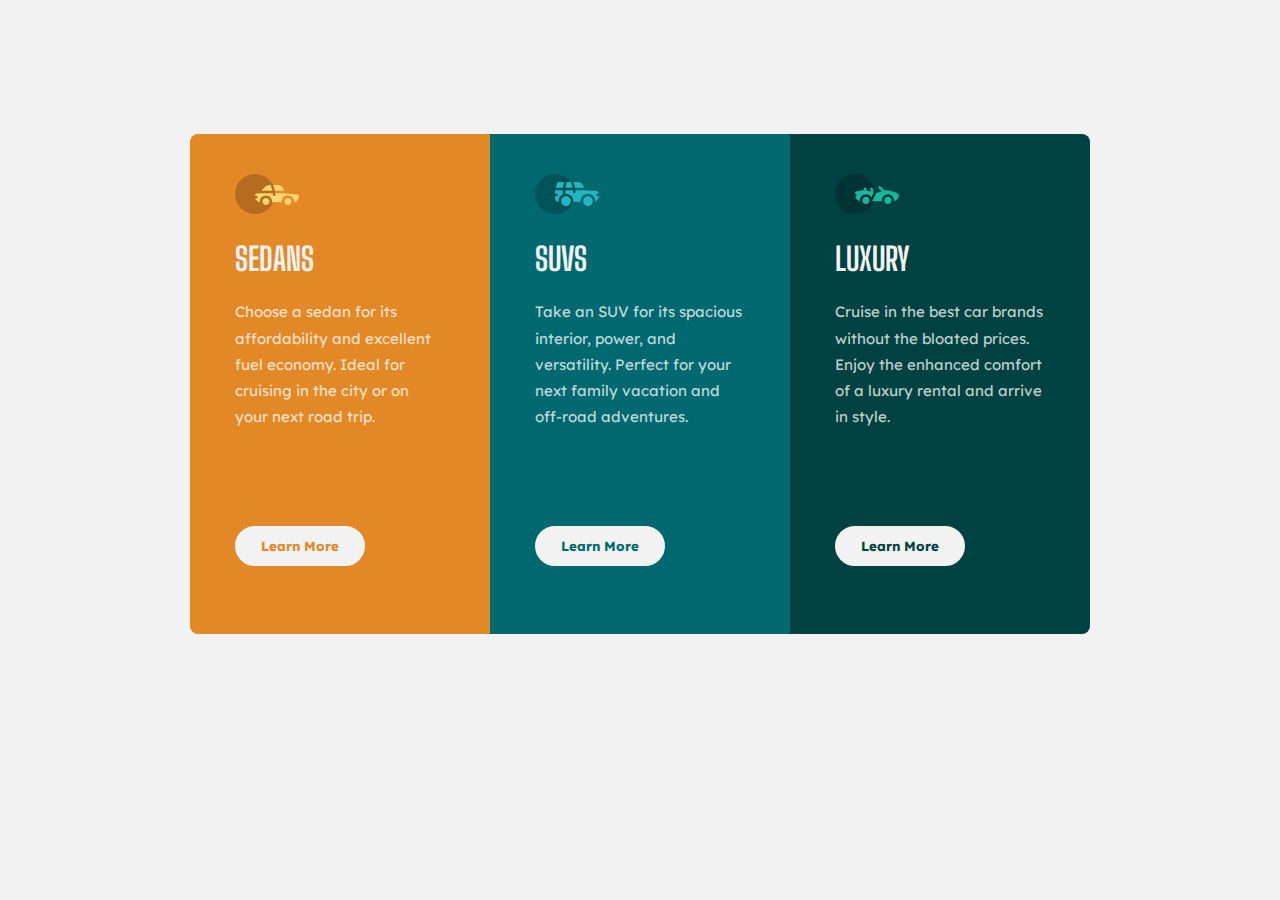
<file: index.html>
<!DOCTYPE html>
<html lang="en">
<head>
  <meta charset="UTF-8">
  <meta name="viewport" content="width=device-width, initial-scale=1.0"> <!-- displays site properly based on user's device -->

  <link rel="icon" type="image/png" sizes="32x32" href="./images/favicon-32x32.png">
  <link rel="stylesheet" href="./style.css">
  <link rel="preconnect" href="https://fonts.googleapis.com">
  <link rel="preconnect" href="https://fonts.gstatic.com" crossorigin>
  <link href="https://fonts.googleapis.com/css2?family=Big+Shoulders+Display:wght@700&family=Lexend+Deca&display=swap" rel="stylesheet">
  <title>Frontend Mentor | 3-column preview card component</title>

  <!-- Feel free to remove these styles or customise in your own stylesheet 👍 -->
  <style>
    .attribution { font-size: 11px; text-align: center; }
    .attribution a { color: hsl(228, 45%, 44%); }
  </style>
</head>
<body>
    <main class="container">
      <div class="card" id="card-1">
        <img src="./images/icon-sedans.svg" alt="">
        <h1>Sedans</h1>
        <p>Choose a sedan for its affordability and excellent fuel economy. Ideal for cruising in the city 
          or on your next road trip.</p>
        <button class="learn-more">Learn More</button>
      </div>
      <div class="card" id="card-2">
        <img src="./images/icon-suvs.svg" alt="">
        <h1>SUVs</h1>
        <p> Take an SUV for its spacious interior, power, and versatility. Perfect for your next family vacation 
          and off-road adventures.</p>
        <button class="learn-more">Learn More</button>
      </div>
      <div class="card" id="card-3">
        <img src="./images/icon-luxury.svg" alt="">
        <h1>Luxury</h1>
        <p>Cruise in the best car brands without the bloated prices. Enjoy the enhanced comfort of a luxury 
          rental and arrive in style.</p>
        <button class="learn-more">Learn More</button>
      </div>
    </main>
  
</body>
</html>
</file>
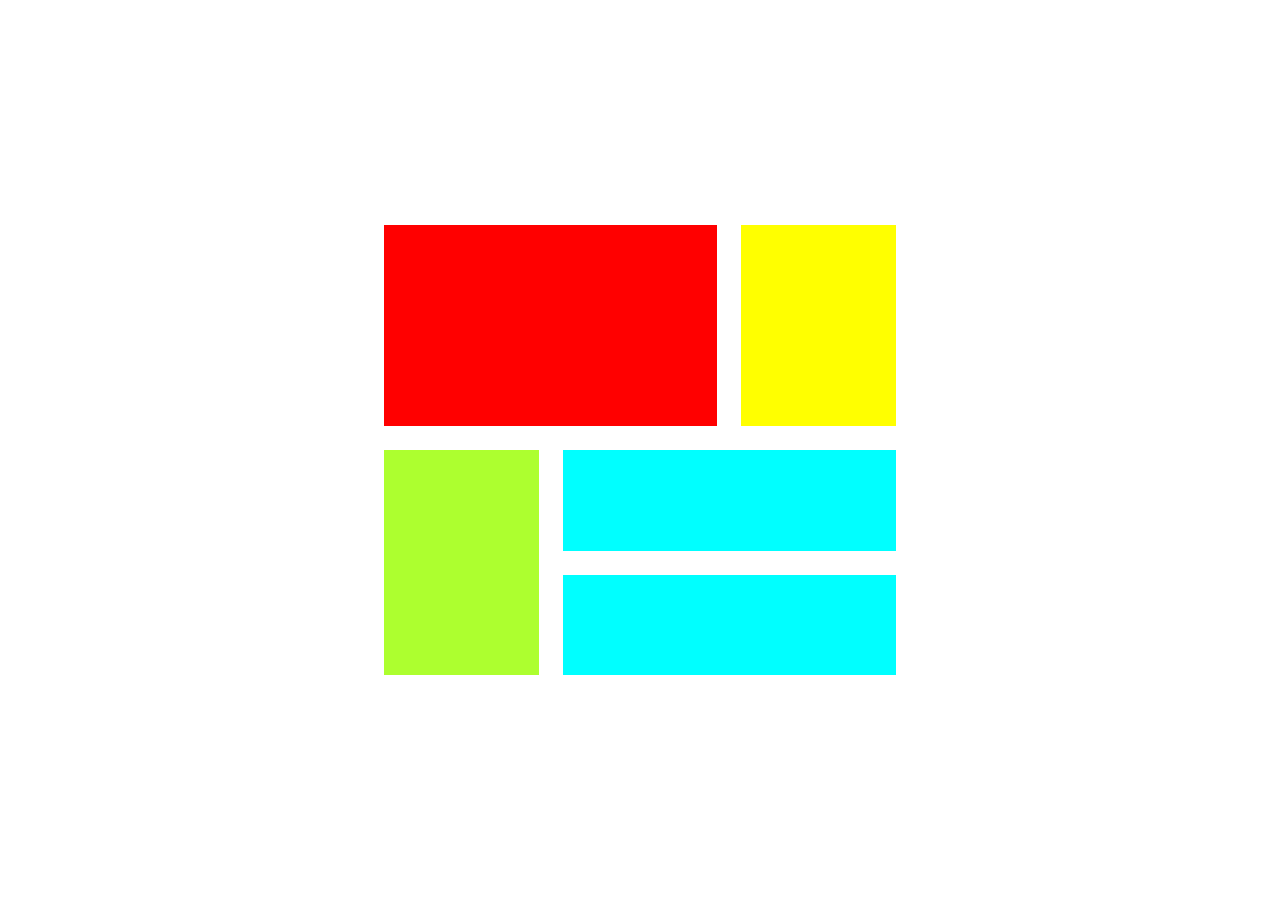
<file: grid.html>
<!DOCTYPE html>
<html lang="en">
<head>
    <meta charset="UTF-8">
    <meta http-equiv="X-UA-Compatible" content="IE=edge">
    <meta name="viewport" content="width=device-width, initial-scale=1.0">
    <link rel="stylesheet" href="./grid-style.css">
    <title>Grid</title>
</head>
<body>
    <main >
        <div class="container">
            <div class="red"></div>
            <div class="yellow"></div>
            <div class="green"></div>
            <div class="blue1"></div>
            <div class="blue2"></div>
        </div>
    </main>
</body>
</html>
</file>
<file: style.css>
* {
    box-sizing: border-box;
}

body {
    display: flex;
    background-color: hsl(0, 0%, 95%);
    flex-direction: column;
}

.container {
    display: flex;
    align-self: center;
    margin: 10%;
    border-radius: 0.5rem;
    overflow: hidden;
    flex-wrap: wrap;
}

.card{
    height: 500px;
    width: 300px;
    min-width: 300px;
    padding: 40px 45px;
}

#card-1 {
    background-color: hsl(31, 77%, 52%);
}

#card-2 {
    background-color: hsl(184, 100%, 22%);
}

#card-3 {
    background-color: hsl(179, 100%, 13%);
}
main .card h1 {
    color: hsl(0, 0%, 95%); 
    text-transform: uppercase;
    font-family: "Big Shoulders Display", cursive;
    font-weight: 700;
}
main .card p {
    color: hsla(0, 0%, 100%, 0.75);
    font-size: 15px;
    line-height: 1.75;
    font-family: "Lexend Deca", sans-serif;
    font-weight: 400;
}

.learn-more{

    margin-top: 5rem;
    cursor: pointer;
    background-color: hsl(0, 0%, 95%);
    font-family: "Lexend Deca", sans-serif;
    font-weight: 700;
    border: 0.2em solid hsl(0, 0%, 95%);

    padding: 0.65rem 1.5rem;
    border-radius: 2rem;

}

#card-1 .learn-more {
    color: hsl(31, 77%, 52%);
}

#card-1 .learn-more:hover,
#card-1 .learn-more:focus{
    color: hsl(0, 0%, 95%);
    background-color: hsl(31, 77%, 52%);
}

#card-2 .learn-more {
    color: hsl(184, 100%, 22%);
}


#card-2 .learn-more:hover,
#card-2 .learn-more:focus{
    color: hsl(0, 0%, 95%);
    background-color: hsl(184, 100%, 22%);
}

#card-3 .learn-more {
    color: hsl(179, 100%, 13%);
}

#card-3 .learn-more:hover,
#card-3 .learn-more:focus{
    color: hsl(0, 0%, 95%);
    background-color: hsl(179, 100%, 13%);
}
</file>
<file: grid-style.css>
*{
    box-sizing: border-box;
    padding: 0;
    margin: 0;
}
main {
    height:100vh;
    display:grid;
    place-items: center;
}
.container{
    height: 50vh;
    width: 40vw;
    display:grid;
    grid-template-columns: 1fr 1fr 1fr;
    grid-template-rows: 1fr 0.5fr 0.5fr ;
    grid-gap: 1.5rem;

}
.red{
    background-color: red;
    grid-column: 1/3;
}
.blue1{
    background-color: aqua;
    grid-row: 2/3;
    grid-column: 2/4;
}
.blue2{
    background-color: aqua;
    grid-row: 3/4;
    grid-column: 2/4;
}
.green{
    background-color:greenyellow;
    grid-row: 2/4;
}
.yellow{
    background-color:yellow;
}
</file>
